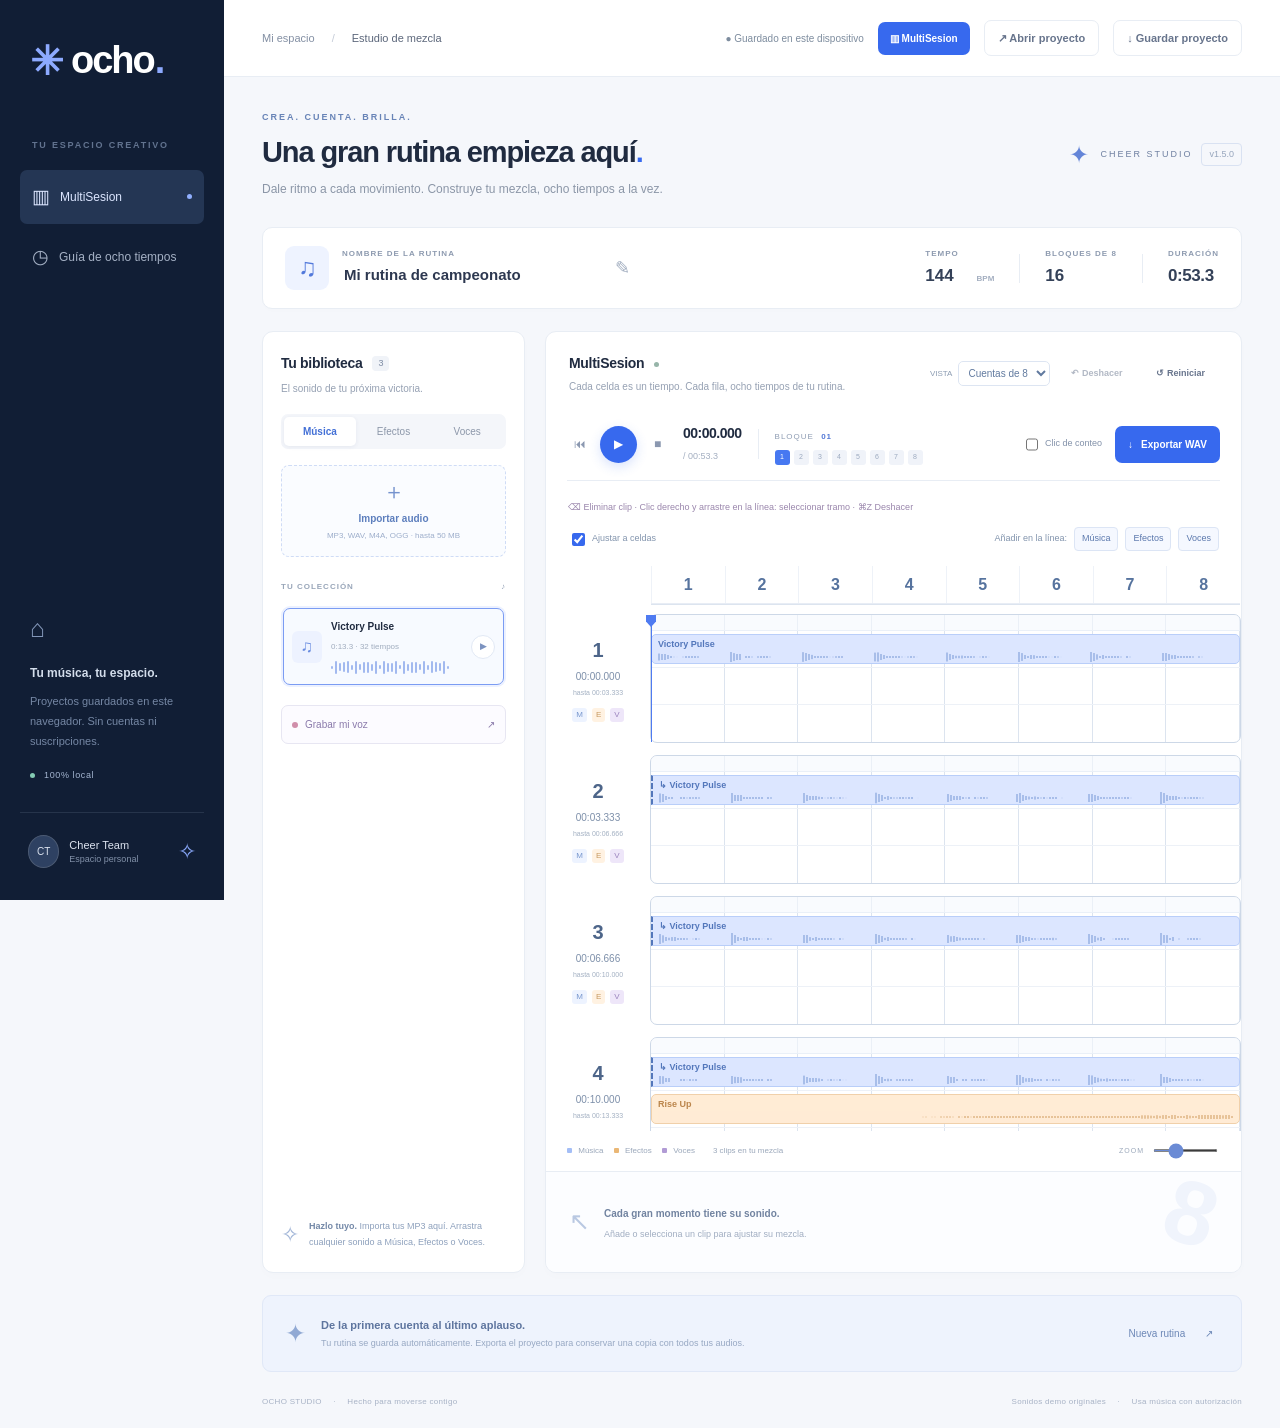
<file: index.html>
<!doctype html>
<html lang="es">
<head><meta charset="UTF-8"><meta name="viewport" content="width=device-width,initial-scale=1"><title>OCHO — Cheer Studio</title><link rel="stylesheet" href="style.css?v=1.5.0"></head>
<body>
<aside class="sidebar"><a class="brand" href="./" aria-label="OCHO inicio"><span class="brand-icon">✳︎</span> ocho<span class="brand-dot">.</span></a><div class="workspace-label">TU ESPACIO CREATIVO</div><button class="nav-item active" id="multisession-nav"><span>▥</span> MultiSesion <span class="nav-dot"></span></button><button class="nav-item" id="help"><span>◷</span> Guía de ocho tiempos</button><div class="sidebar-bottom"><div class="local-icon">⌂</div><strong>Tu música, tu espacio.</strong><p>Proyectos guardados en este navegador. Sin cuentas ni suscripciones.</p><div class="local-status"><i></i> 100% local</div></div><div class="profile"><span>CT</span><div>Cheer Team<small>Espacio personal</small></div><span class="profile-star">✧</span></div></aside>
<main><header class="topbar"><div class="breadcrumb">Mi espacio <span>/</span> <b>Estudio de mezcla</b></div><span class="saved" id="save-status">● Guardado en este dispositivo</span><button class="button primary" id="multisession">▥ MultiSesion</button><button class="button subtle" id="open-project">↗ Abrir proyecto</button><button class="button subtle" id="save-project">↓ Guardar proyecto</button><input id="project-file" type="file" accept=".json" hidden></header>
<div class="page-content"><section class="page-heading"><div><div class="eyebrow">CREA. CUENTA. BRILLA.</div><h1>Una gran rutina empieza aquí<span>.</span></h1><p>Dale ritmo a cada movimiento. Construye tu mezcla, ocho tiempos a la vez.</p></div><div class="studio-badge"><span>✦</span> CHEER STUDIO <small>v1.5.0</small></div></section>
<section class="project-bar"><div class="project-title"><span class="project-icon">♫</span><div><label for="project-name">NOMBRE DE LA RUTINA</label><input id="project-name" value="Mi rutina de campeonato" maxlength="100"></div><span class="edit-pencil">✎</span></div><div class="project-settings"><label>TEMPO <span><input id="bpm" type="number" min="60" max="200" value="144" aria-label="Tempo BPM"> <b>BPM</b></span></label><div class="setting-divider"></div><label>BLOQUES DE 8 <span><input id="blocks" type="number" min="1" max="64" value="16" aria-label="Bloques de ocho"></span></label><div class="setting-divider"></div><label>DURACIÓN <strong id="duration">0:53.3</strong></label></div></section>
<div class="studio-grid"><section class="library panel"><div class="panel-heading"><h2>Tu biblioteca</h2><span class="number-badge" id="asset-count">0</span></div><p class="panel-description">El sonido de tu próxima victoria.</p><div class="library-tabs" role="tablist" aria-label="Tipo de sonido"><button class="selected" data-category="music" role="tab" aria-selected="true">Música</button><button data-category="effect" role="tab" aria-selected="false">Efectos</button><button data-category="voice" role="tab" aria-selected="false">Voces</button></div><button class="upload-box" id="upload"><span>＋</span><strong>Importar audio</strong><small>MP3, WAV, M4A, OGG · hasta 50 MB</small></button><input type="file" id="audio-file" multiple accept="audio/*,.mp3,.wav,.m4a,.ogg,.flac" hidden><div class="library-section-title"><span id="library-caption">SONIDOS ORIGINALES</span><span>♪</span></div><div id="asset-list" class="asset-list"></div><button class="record-button" id="record"><span class="record-dot"></span> Grabar mi voz <span>↗</span></button><div id="record-state" class="record-state" hidden></div><div class="library-tip"><span>✧</span><p><strong>Hazlo tuyo.</strong> Importa tus MP3 aquí. Arrastra cualquier sonido a Música, Efectos o Voces.</p></div></section>
<section class="editor panel"><div class="editor-heading"><div><h2>MultiSesion <span class="live-dot"></span></h2><p>Cada celda es un tiempo. Cada fila, ocho tiempos de tu rutina.</p></div><div class="view-controls"><label>VISTA <select id="timeline-view" aria-label="Vista de la rutina"><option value="counts">Cuentas de 8</option><option value="tracks">Pistas</option></select></label><button class="button subtle" id="undo-edit" disabled title="Deshacer (⌘Z)">↶ Deshacer</button><button class="button subtle" id="clear">↺ Reiniciar</button></div></div><div class="transport"><div class="transport-buttons"><button class="icon-button" id="rewind" aria-label="Volver al inicio">⏮︎</button><button id="play" class="play-button" aria-label="Reproducir">▶︎</button><button class="icon-button" id="stop" aria-label="Detener">■</button></div><div class="time-readout"><strong id="time">00:00.0</strong><span>/ <span id="total-time">00:53.3</span></span></div><span class="transport-divider"></span><div class="count-readout"><span>BLOQUE <b id="current-block">01</b></span><div id="beat-dots" class="beat-dots"></div></div><label class="metronome"><input id="metronome" type="checkbox"> Clic de conteo</label><button class="button export-button" id="export">↓ <span>Exportar WAV</span></button></div>
<p class="selection-tip">⌫ Eliminar clip · Clic derecho y arrastre en la línea: seleccionar tramo · ⌘Z Deshacer</p><div id="grid-options" class="grid-options"><label><input id="snap-cells" type="checkbox" checked> Ajustar a celdas</label><span>Añadir en la línea:</span><button data-insert-lane="music">Música</button><button data-insert-lane="effect">Efectos</button><button data-insert-lane="voice">Voces</button></div><div class="timeline-scroll" id="timeline-scroll"><div class="timeline" id="timeline"><div class="timeline-ruler" id="ruler"></div><div id="lanes"></div><div id="drop-guide" class="drop-guide" hidden></div><div id="playhead" class="playhead" role="slider" tabindex="0" aria-label="Posición de reproducción" aria-orientation="horizontal" aria-valuemin="0" aria-valuenow="0"><span></span></div></div></div><div class="timeline-footer"><span><i class="legend music"></i> Música <i class="legend effect"></i> Efectos <i class="legend voice"></i> Voces</span><span id="clip-count">0 clips en tu mezcla</span><label>ZOOM <input id="zoom" type="range" min="60" max="150" value="88" aria-label="Zoom de la línea de tiempo"></label></div><section id="range-panel" class="range-panel" hidden><div class="range-heading"><strong>Tramo seleccionado</strong><span id="range-info"></span><button id="range-clear" aria-label="Quitar selección">×</button></div><div class="range-actions"><label>APLICAR A <select id="range-scope" aria-label="Alcance de la edición"><option value="selected">Clip seleccionado</option><option value="music">Pista Música</option><option value="effect">Pista Efectos</option><option value="voice">Pista Voces</option><option value="all">Todas las pistas</option></select></label><button data-range-edit="delete" class="range-delete">Borrar tramo ⌫</button><button data-range-edit="mute">Silenciar</button><label>VOLUMEN % <input id="range-volume-value" type="number" min="0" max="100" value="50" aria-label="Volumen del tramo"></label><button data-range-edit="volume">Aplicar volumen</button><button data-range-edit="fade-in">Entrada gradual</button><button data-range-edit="fade-out">Salida gradual</button></div><p>Clic derecho sostenido y arrastre: selecciona un tramo. ⌫ borra el tramo; Esc quita la selección. ⌘Z deshace.</p></section><div class="clip-inspector" id="clip-inspector"><span class="inspector-icon">↖</span><div><strong>Cada gran momento tiene su sonido.</strong><p>Añade un clip a la línea de tiempo para empezar a crear.</p></div><span class="eight-decoration">8</span></div></section></div>
<section class="bottom-strip"><div class="strip-icon">✦</div><div><strong>De la primera cuenta al último aplauso.</strong><span>Tu rutina se guarda automáticamente. Exporta el proyecto para conservar una copia con todos tus audios.</span></div><button id="new-project">Nueva rutina <span>↗</span></button></section><footer><span>OCHO STUDIO <span class="footer-dot">·</span> Hecho para moverse contigo</span><span>Sonidos demo originales <span class="footer-dot">·</span> Usa música con autorización</span></footer></div>
</main><div id="toast" class="toast" role="status" hidden></div><dialog id="help-dialog"><button class="dialog-close" aria-label="Cerrar">×</button><div class="eyebrow">TU PRIMERA MEZCLA</div><h2>Piensa en ocho.</h2><p>Cada bloque contiene 8 pulsos. A 144 BPM, un bloque dura 3,33 segundos.</p><ol><li>Importa música o elige un sonido original.</li><li>Arrastra la línea azul o la regla para elegir cualquier instante. Arrastra un audio cerca de la línea para alinear su inicio exactamente, o usa ＋ En la línea en la pista elegida. En Cuentas de 8, cada celda es un tiempo y cada fila contiene ocho. Los clips continúan en la fila siguiente cuando superan el tiempo 8. Desmarca Ajustar a celdas para colocar libremente entre tiempos. Cambia a Pistas si prefieres una línea horizontal continua.</li><li>Haz doble clic en un clip para abrir su editor independiente, escuchar solo ese audio y hacer cortes o ajustes. Usa MultiSesion para regresar a la mezcla. Selecciona un clip para ajustar su inicio en segundos, duración, recorte, volumen y fundidos. Alinear a la línea mueve el clip seleccionado al cursor sin cambiar sus demás ajustes.</li><li>Graba una voz, combina efectos y escucha la rutina.</li><li>Exporta un WAV estéreo o guarda el proyecto editable.</li></ol><p>Selecciona un clip y pulsa ⌫ para eliminarlo. Mantén el botón derecho mientras arrastras la línea azul para seleccionar un tramo y editarlo desde el panel. Borrar un tramo deja un hueco y conserva la posición del resto. ⌘Z deshace la última edición. El tempo define la cuadrícula y el clic. El audio conserva su velocidad original: elige música con el BPM adecuado. La grabación captura el micrófono; usa auriculares para evitar realimentación.</p><button class="button primary dialog-close">¡A crear!</button></dialog><dialog id="clip-editor-fallback" class="clip-editor-fallback" aria-label="Editor de clip"><iframe id="clip-editor-frame" title="Editor de audio" src="about:blank"></iframe></dialog><script type="module" src="app.js?v=1.5.0"></script>
</body></html>
</file>
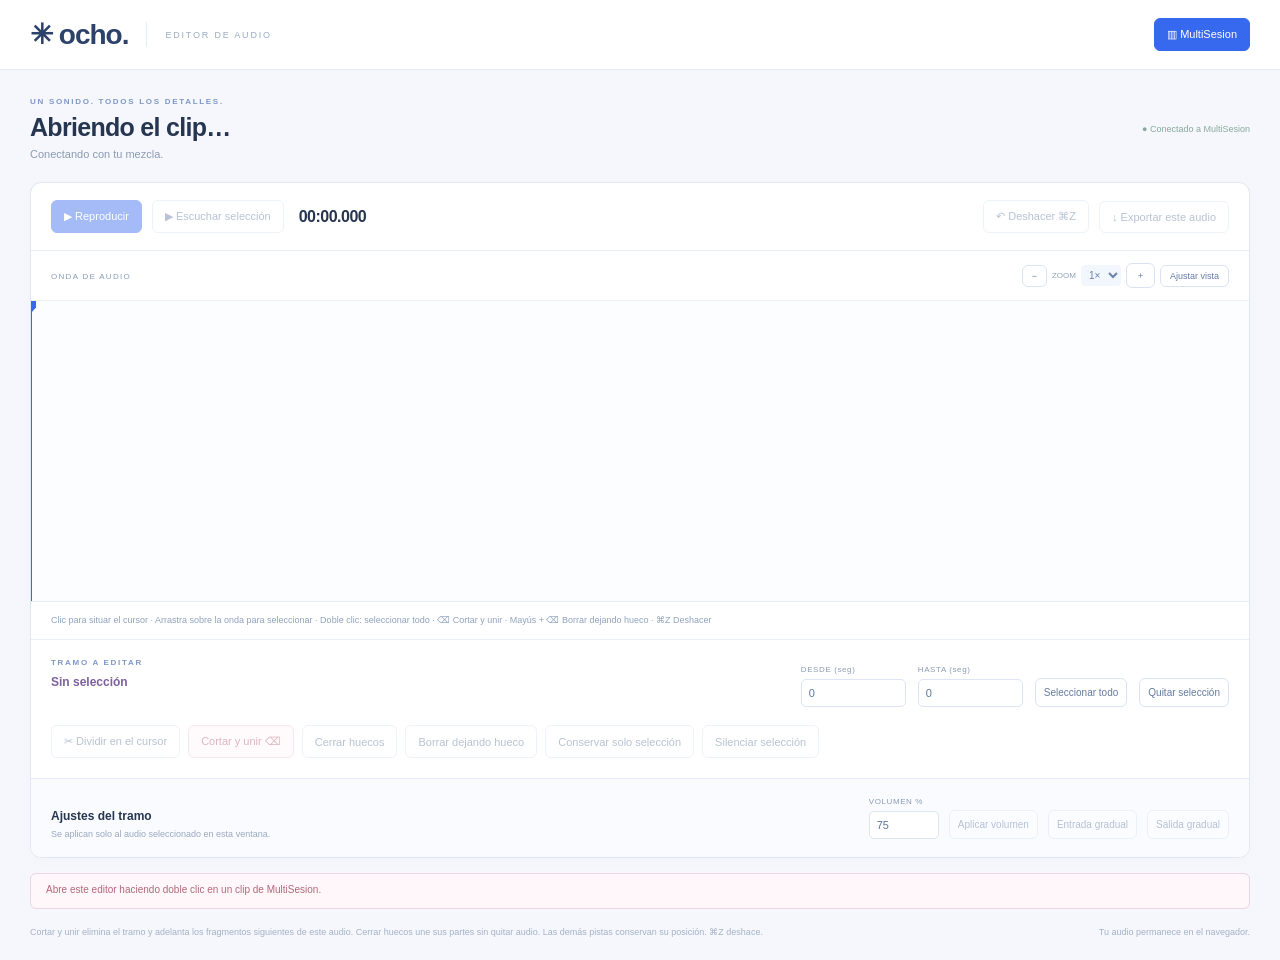
<file: editor.html>
<!doctype html><html lang="es"><head><meta charset="utf-8"><meta name="viewport" content="width=device-width,initial-scale=1"><title>Editor de audio — OCHO Studio</title><link rel="stylesheet" href="editor.css?v=1.5.0"></head><body>
<header><a class="logo" href="./" id="editor-home">✳︎ ocho.</a><span class="header-divider"></span><span>EDITOR DE AUDIO</span><button id="editor-multisession" class="primary">▥ MultiSesion</button></header>
<main><section class="heading"><div><div class="eyebrow">UN SONIDO. TODOS LOS DETALLES.</div><h1 id="editor-title">Abriendo el clip…</h1><p id="editor-summary">Conectando con tu mezcla.</p></div><span class="local-badge">● Conectado a MultiSesion</span></section>
<section class="studio"><div class="toolbar"><button id="editor-play" class="primary" disabled>▶︎ Reproducir</button><button id="editor-play-range" disabled>▶︎ Escuchar selección</button><strong id="editor-clock">00:00.000</strong><span id="editor-length"></span><button id="editor-undo" disabled>↶ Deshacer ⌘Z</button><button id="editor-export" disabled>↓ Exportar este audio</button></div>
<div class="wave-tools"><span>ONDA DE AUDIO <small id="editor-piece-count"></small></span><div><button id="editor-zoom-out" aria-label="Alejar onda">−</button><label>ZOOM <select id="editor-zoom"><option value="1">1×</option><option value="2">2×</option><option value="4">4×</option><option value="8">8×</option></select></label><button id="editor-zoom-in" aria-label="Acercar onda">＋</button><button id="editor-fit">Ajustar vista</button></div></div>
<div id="editor-wave-scroll" class="wave-scroll" tabindex="0" aria-label="Onda de audio. Arrastra para seleccionar un tramo."><div id="editor-wave-content" class="wave-content"><canvas id="editor-wave" height="300"></canvas><div id="editor-band" class="wave-band" hidden></div><div id="editor-cursor" class="wave-cursor" role="slider" tabindex="0" aria-label="Cursor del editor" aria-valuemin="0" aria-valuenow="0"><span></span></div></div></div>
<p class="wave-tip">Clic para situar el cursor · Arrastra sobre la onda para seleccionar · Doble clic: seleccionar todo · ⌫ Cortar y unir · Mayús + ⌫ Borrar dejando hueco · ⌘Z Deshacer</p>
<div class="selection"><div><div class="eyebrow">TRAMO A EDITAR</div><strong id="editor-selection-info">Sin selección</strong><p id="editor-global-time"></p></div><label>DESDE (seg)<input id="editor-from" type="number" min="0" step="0.001" value="0"></label><label>HASTA (seg)<input id="editor-to" type="number" min="0" step="0.001" value="0"></label><button id="editor-select-all">Seleccionar todo</button><button id="editor-clear-range">Quitar selección</button></div>
<div class="actions"><button id="editor-split" disabled>✂︎ Dividir en el cursor</button><button data-edit="ripple-delete" class="danger" disabled>Cortar y unir ⌫</button><button data-edit="close-gaps" disabled>Cerrar huecos</button><button data-edit="delete" disabled>Borrar dejando hueco</button><button data-edit="trim" disabled>Conservar solo selección</button><button data-edit="mute" disabled>Silenciar selección</button></div>
<div class="effects"><div><h2>Ajustes del tramo</h2><p>Se aplican solo al audio seleccionado en esta ventana.</p></div><label>VOLUMEN % <input id="editor-volume" type="number" min="0" max="100" value="75"></label><button data-edit="volume" disabled>Aplicar volumen</button><button data-edit="fade-in" disabled>Entrada gradual</button><button data-edit="fade-out" disabled>Salida gradual</button></div></section>
<div id="editor-status" class="status" role="status">Cargando…</div><footer>Cortar y unir elimina el tramo y adelanta los fragmentos siguientes de este audio. Cerrar huecos une sus partes sin quitar audio. Las demás pistas conservan su posición. ⌘Z deshace. <span>Tu audio permanece en el navegador.</span></footer></main><script type="module" src="editor.js?v=1.5.0"></script></body></html>
</file>
<file: style.css>
:root{--bg:#f5f7fb;--navy:#111e35;--text:#202b40;--muted:#8490a4;--blue:#3769ee;--border:#e8edf4;--music:#dce6ff;--effect:#ffecd5;--voice:#e4ddfa}*{box-sizing:border-box}body{margin:0;background:var(--bg);color:var(--text);font:14px/1.5 Inter,-apple-system,BlinkMacSystemFont,"Segoe UI",sans-serif}button,input{font:inherit}button{cursor:pointer}button:disabled{opacity:.5;cursor:wait}button,input{outline-offset:4px}button{transition:background .18s,transform .18s}button:hover{filter:brightness(.97)}button:active{transform:translateY(1px)}.sidebar{position:fixed;inset:0 auto 0 0;width:224px;background:var(--navy);color:#a5b1c5;padding:32px 20px;display:flex;flex-direction:column}.brand{display:flex;align-items:center;gap:9px;color:white;font-size:38px;font-weight:800;letter-spacing:-2px;text-decoration:none;padding:0 10px}.brand-icon{color:#8daaff;font-size:40px;line-height:1}.brand-dot{color:#8daaff;margin-left:-8px}.workspace-label{font-size:9px;letter-spacing:1.8px;margin:50px 12px 17px;color:#62738f;font-weight:700}.nav-item{border:0;background:none;text-align:left;color:inherit;font-size:12px;padding:13px 12px;border-radius:7px;display:flex;align-items:center;gap:10px;margin-bottom:6px;white-space:nowrap}.nav-item>span:first-child{font-size:19px}.nav-item.active{background:#243654;color:#dce6ff}.nav-dot{width:5px;height:5px;border-radius:50%;background:#91b0ff;margin-left:auto}.sidebar-bottom{margin:auto 10px 30px;padding-top:80px}.local-icon{font-size:25px;color:#8296b8;margin-bottom:15px}.sidebar-bottom strong{font-size:12px;color:#d3ddeb}.sidebar-bottom p{font-size:11px;line-height:1.8;color:#7587a4;margin:9px 0 17px}.local-status{font-size:9px;color:#a4b5d0;letter-spacing:.6px}.local-status i{display:inline-block;background:#84cbb3;width:5px;height:5px;border-radius:50%;margin-right:6px}.profile{border-top:1px solid #26344b;display:flex;gap:10px;align-items:center;padding:22px 8px 0;font-size:11px;color:#dce3ef}.profile>span:first-child{background:#2e4162;border:1px solid #4b5a73;border-radius:50%;padding:8px;font-size:10px}.profile small{display:block;font-size:9px;color:#8291a9}.profile-star{margin-left:auto;font-size:22px;color:#8aa9fb}main{margin-left:224px}.topbar{height:77px;border-bottom:1px solid var(--border);background:#fff;display:flex;align-items:center;gap:14px;padding:0 38px}.breadcrumb{font-size:11px;color:var(--muted);margin-right:auto}.breadcrumb span{margin:0 14px;color:#c4cbd7}.breadcrumb b{color:#5b667a;font-weight:500}.saved{font-size:10px;color:#7d8c9e;white-space:nowrap}.button{display:inline-flex;align-items:center;justify-content:center;gap:8px;border:1px solid var(--border);padding:9px 13px;border-radius:7px;background:#fff;font-size:11px;font-weight:600;white-space:nowrap}.subtle{color:#67748c}.page-content{max-width:1700px;padding:34px 38px 20px;margin:auto}.page-heading{display:flex;align-items:center;justify-content:space-between;margin-bottom:29px}.eyebrow{font-size:9px;font-weight:700;letter-spacing:2px;color:#6884b7;margin-bottom:9px}h1{font-size:29px;letter-spacing:-1.1px;line-height:1.3;margin:0 0 9px;font-weight:650}h1 span{color:var(--blue)}.page-heading p{color:#8b96a7;font-size:12px;margin:0}.studio-badge{display:flex;align-items:center;gap:9px;letter-spacing:2px;font-size:9px;color:#6f80a1}.studio-badge>span{font-size:24px;color:#6485d8}.studio-badge small{font-size:9px;padding:4px 7px;border:1px solid #d9e2f2;border-radius:4px;letter-spacing:0;color:#96a5bc}.project-bar{border:1px solid var(--border);border-radius:10px;background:#fff;display:flex;justify-content:space-between;align-items:center;padding:18px 22px;margin-bottom:22px;box-shadow:0 3px 7px #26375402}.project-title{display:flex;gap:13px;align-items:center;min-width:0}.project-icon{border-radius:9px;background:#eef3ff;color:#5279db;font-size:25px;width:44px;height:44px;display:grid;place-items:center}.project-title label,.project-settings label{display:block;font-size:8px;letter-spacing:1px;color:#8e9bb0;font-weight:600}.project-title input{border:0;outline:none;color:#2d3850;font-size:15px;font-weight:600;width:260px;background:transparent;margin-top:3px}.edit-pencil{font-size:18px;color:#a1adbf}.project-settings{display:flex;align-items:center;gap:25px}.project-settings label span{display:block;letter-spacing:0;margin-top:3px}.project-settings input{font-size:17px;color:#344158;font-weight:600;border:0;width:49px;padding:0;background:none}.project-settings label b{font-size:8px;color:#a3aec0}.project-settings label strong{display:block;font-size:17px;color:#344158;font-weight:600;letter-spacing:-.4px;margin-top:3px}.setting-divider{height:29px;width:1px;background:var(--border)}.studio-grid{display:grid;grid-template-columns:263px minmax(0,1fr);gap:20px}.panel{border:1px solid var(--border);border-radius:11px;background:white;overflow:hidden;box-shadow:0 4px 10px #20385803}.library{padding:21px 18px;display:flex;flex-direction:column}.panel-heading{display:flex;align-items:center;gap:10px}h2{font-size:14px;letter-spacing:-.3px;margin:0;font-weight:650}.number-badge{font-size:9px;background:#f0f3f8;color:#7c8ba3;padding:1px 6px;border-radius:4px}.panel-description{color:#96a1b3;font-size:10px;margin:7px 0 18px}.library-tabs{display:flex;background:#f4f6fa;padding:3px;border-radius:7px;gap:2px}.library-tabs button{flex:1;border:0;border-radius:5px;background:transparent;color:#8c97a9;font-size:10px;padding:7px}.library-tabs button.selected{background:white;box-shadow:0 1px 4px #243c6b13;color:#4370d6;font-weight:600}.upload-box{margin-top:16px;border:1px dashed #cfdcf6;background:#fafcff;border-radius:8px;display:flex;flex-direction:column;align-items:center;padding:14px 5px;color:#7593ce}.upload-box>span{font-size:22px;line-height:1.1}.upload-box strong{font-size:10px;color:#5c7ebd;margin:7px 0 4px;font-weight:600}.upload-box small{font-size:8px;color:#9daecb}.library-section-title{display:flex;justify-content:space-between;font-size:8px;letter-spacing:1px;color:#99a6b9;font-weight:600;margin:24px 0 13px}.asset-list{display:flex;flex-direction:column;gap:8px;max-height:240px;overflow:auto;padding:2px}.asset{display:flex;gap:9px;align-items:center;border:1px solid var(--border);border-radius:7px;padding:10px 8px;cursor:grab;position:relative}.asset.selected{border-color:#7b9cf3;background:#f7faff;box-shadow:0 0 0 2px #ecf1ff}.asset-icon{width:30px;height:32px;background:#edf2ff;border-radius:6px;display:grid;place-items:center;color:#6b8de0;font-size:17px}.asset.effect .asset-icon{background:#fff1e1;color:#e7a762}.asset.voice .asset-icon{background:#f0eafa;color:#a18ad2}.asset-info{min-width:0;flex:1}.asset-info strong{font-size:10px;display:block;white-space:nowrap;overflow:hidden;text-overflow:ellipsis;font-weight:600}.asset-info small{color:#a0acbe;font-size:8px}.preview{border:1px solid #e2e9f5;background:#fff;border-radius:50%;height:24px;width:24px;color:#7c93c0;font-size:9px;padding:0}.asset-visual{height:14px;display:flex;align-items:center;gap:2px;margin:5px 0 0}.asset-visual i{width:2px;background:#a2b9ef;border-radius:1px}.record-button{margin-top:18px;border:1px solid #e7e6f2;background:#fcfbff;border-radius:7px;display:flex;align-items:center;gap:7px;padding:11px 10px;font-size:10px;color:#8a7aab;text-align:left}.record-button>span:last-child{margin-left:auto}.record-dot{width:6px;height:6px;background:#d08eaa;border-radius:50%}.record-button.recording{background:#fff1f2;color:#c23e5e}.record-button.recording .record-dot{background:#e14465;animation:blink 1s infinite}.record-state{font-size:10px;padding:8px;color:#a25d73}.library-tip{display:flex;gap:10px;margin-top:auto;padding-top:26px;color:#8da0bc}.library-tip>span{font-size:22px;color:#a1b5d7}.library-tip p{font-size:9px;line-height:1.8;margin:0}.library-tip strong{color:#7388a7;font-weight:600}.editor{display:flex;flex-direction:column;min-height:513px}.editor-heading{display:flex;align-items:center;justify-content:space-between;padding:21px 23px 17px}.editor-heading p{color:#96a1b3;font-size:10px;margin:5px 0 0}.live-dot{display:inline-block;width:5px;height:5px;background:#97b5a9;border-radius:50%;vertical-align:middle;margin-left:6px}.editor-heading .button{font-size:9px;border:0}.transport{display:flex;align-items:center;gap:13px;margin:0 21px 19px;padding:12px 0 15px;border-bottom:1px solid var(--border)}.transport-buttons{display:flex;align-items:center;gap:8px}.icon-button{border:0;background:none;color:#8b98b0;width:25px;padding:0;font-size:12px}.play-button{border:0;background:var(--blue);width:37px;height:37px;border-radius:50%;color:#fff;font-size:12px;box-shadow:0 4px 12px #3769ee30}.time-readout{white-space:nowrap}.time-readout strong{font-size:16px;letter-spacing:-.5px;font-variant-numeric:tabular-nums;display:block;font-weight:650}.time-readout>span{font-size:9px;color:#a3aec0}.transport-divider{height:30px;background:var(--border);width:1px;margin:0 3px}.count-readout>span{font-size:8px;color:#8f9db3;letter-spacing:1px}.count-readout b{color:#5479d6;margin-left:4px}.beat-dots{display:flex;gap:4px;margin-top:5px}.beat-dots i{font-style:normal;font-size:7px;display:grid;place-items:center;border-radius:3px;background:#f0f3f9;width:15px;height:15px;color:#9ba9bf}.beat-dots i.on{background:#4778f1;color:#fff}.metronome{margin-left:auto;display:flex;align-items:center;gap:4px;font-size:9px;white-space:nowrap;color:#8291a9}.metronome input{accent-color:var(--blue);width:12px}.export-button,.primary{background:var(--blue);color:#fff;border:0;padding:11px 13px;font-size:10px}.timeline-scroll{overflow-x:auto;overflow-y:hidden;position:relative;min-height:273px;scrollbar-width:thin;scrollbar-color:#dae3f2 transparent}.timeline{position:relative;min-width:100%;--cell:88px}.timeline-ruler{height:38px;display:flex;margin-left:104px;border-bottom:1px solid #e8edf5;position:relative}.ruler-cell{width:var(--cell);flex-shrink:0;font-size:9px;color:#8495b1;border-left:1px solid #e8edf5;padding-left:8px;cursor:pointer}.ruler-cell small{display:block;font-size:7px;letter-spacing:4px;margin-top:5px;color:#c1ccdd}.lane{height:74px;display:flex;border-bottom:1px solid #ebeff7}.lane-label{position:sticky;left:0;z-index:4;background:#fff;width:104px;flex-shrink:0;display:flex;flex-direction:column;justify-content:center;padding:0 15px;box-shadow:1px 0 #e8edf5}.lane-label strong{font-size:10px;font-weight:500}.lane-label>span{font-size:8px;color:#a7b2c3;margin-top:4px}.lane-label i{display:inline-block;width:5px;height:5px;border-radius:2px;margin-right:5px;background:#8cacf7}.lane.effect .lane-label i{background:#efb66e}.lane.voice .lane-label i{background:#b59bde}.lane-content{position:relative;flex:1;background:repeating-linear-gradient(to right,transparent 0,transparent calc(var(--cell)/8 - 1px),#f1f4fa calc(var(--cell)/8 - 1px),#f1f4fa calc(var(--cell)/8)),repeating-linear-gradient(to right,#fafcff 0,#fafcff calc(var(--cell) - 1px),#dee6f3 calc(var(--cell) - 1px),#dee6f3 var(--cell));cursor:crosshair}.lane-content.dragover{background-color:#e7edff}.clip{position:absolute;top:9px;height:55px;border-radius:5px;background:var(--music);border:1px solid #b9cef9;overflow:hidden;padding:6px 8px;color:#5377bb;cursor:grab;user-select:none;min-width:8px}.clip.effect{background:var(--effect);border-color:#f0d0aa;color:#bb854b}.clip.voice{background:var(--voice);border-color:#cfc0ed;color:#8e73b7}.clip.selected{outline:2px solid #497ef2;outline-offset:1px}.clip strong{display:block;white-space:nowrap;overflow:hidden;text-overflow:ellipsis;font-size:9px;font-weight:600}.clip canvas{width:100%;height:27px;display:block;opacity:.8}.playhead{position:absolute;top:0;bottom:0;left:104px;width:1px;background:#4f7bf1;z-index:3;pointer-events:none;display:none}.playhead>span{position:absolute;top:0;left:-4px;width:9px;height:9px;background:#4f7bf1;clip-path:polygon(0 0,100% 0,100% 55%,50% 100%,0 55%)}.timeline-footer{display:flex;align-items:center;gap:18px;padding:14px 21px;font-size:8px;color:#9aa7ba;border-bottom:1px solid var(--border)}.timeline-footer>span{white-space:nowrap}.legend{display:inline-block;width:5px;height:5px;border-radius:1px;margin:0 4px 0 8px;background:#a4bef6}.legend:first-child{margin-left:0}.legend.effect{background:#eab775}.legend.voice{background:#b19bd5}.timeline-footer label{margin-left:auto;display:flex;align-items:center;font-size:7px;letter-spacing:1px;gap:7px}.timeline-footer input{width:65px;accent-color:#6b8bd5;height:3px}.clip-inspector{display:flex;align-items:center;gap:14px;padding:21px 23px;min-height:100px;background:#fcfdff;position:relative;overflow:hidden;flex:1}.inspector-icon{font-size:25px;color:#b9c8e2}.clip-inspector strong{font-size:10px;font-weight:600;color:#7183a0}.clip-inspector p{font-size:9px;color:#a0adc1;margin:5px 0 0}.eight-decoration{font-size:90px;position:absolute;right:25px;top:-26px;color:#f0f4fc;font-weight:800;transform:rotate(18deg);pointer-events:none}.inspector-form{display:flex;gap:13px;align-items:end;flex-wrap:wrap;width:100%;position:relative;z-index:1}.inspector-form label{font-size:8px;color:#8d9bb1;display:flex;flex-direction:column;gap:4px}.inspector-form input{width:68px;border:1px solid #dce5f3;border-radius:4px;color:#48628b;background:white;padding:4px;font-size:10px}.inspector-form input[type=range]{width:80px;height:25px;padding:0;accent-color:var(--blue)}.inspector-form .clip-name{flex-basis:100%;font-size:10px;color:#5a739e;margin-bottom:0}.delete-clip{margin-left:auto;border:1px solid #eedce2;color:#ba7e91;background:#fff8fa;padding:6px 9px;border-radius:5px;font-size:9px}.bottom-strip{display:flex;align-items:center;gap:15px;border:1px solid #e0e8f7;background:#eef3fd;border-radius:9px;padding:19px 22px;margin-top:22px}.strip-icon{font-size:25px;color:#91a9d4}.bottom-strip strong{display:block;font-size:11px;color:#5d749e;font-weight:600}.bottom-strip div>span{font-size:9px;color:#97a8c3;display:block;margin-top:4px}.bottom-strip button{margin-left:auto;border:0;background:none;color:#6c87b6;font-size:10px;white-space:nowrap}.bottom-strip button span{margin-left:17px}footer{display:flex;justify-content:space-between;margin-top:24px;color:#a7b2c5;font-size:8px;letter-spacing:.3px}.footer-dot{padding:0 9px}.toast{position:fixed;bottom:25px;left:calc(50% + 90px);transform:translateX(-50%);padding:13px 21px;border-radius:8px;background:#172940;color:#f5f8ff;z-index:100;box-shadow:0 10px 35px #15294330;font-size:12px;max-width:90vw}dialog{border:1px solid var(--border);padding:35px;border-radius:14px;color:var(--text);max-width:500px;box-shadow:0 20px 100px #14294530}dialog::backdrop{background:#14294566;backdrop-filter:blur(3px)}dialog h2{font-size:26px}dialog p,dialog li{font-size:13px;line-height:1.8;color:#7b8a9e}dialog li{margin:8px 0}.dialog-close:not(.button){position:absolute;right:15px;top:8px;border:0;background:none;font-size:25px;color:#9aabc0}.empty-library{font-size:10px;color:#9aa8bd;text-align:center;padding:14px 5px}@keyframes blink{50%{opacity:.3}}@media(min-width:1600px){.studio-grid{grid-template-columns:290px minmax(0,1fr)}.editor{min-height:550px}.lane{height:84px}.clip{height:65px}.timeline-scroll{min-height:301px}.asset-list{max-height:275px}}@media(max-width:1200px){.sidebar{width:190px;padding-left:13px;padding-right:13px}main{margin-left:190px}.topbar{padding:0 24px;gap:9px}.saved{display:none}.page-content{padding:28px 24px}.studio-grid{grid-template-columns:230px minmax(0,1fr);gap:14px}.studio-badge{display:none}.project-settings{gap:15px}.project-title input{width:230px}.transport{gap:7px;margin-left:15px;margin-right:15px}.metronome{font-size:8px}.count-readout{display:none}.transport-divider{display:none}.timeline-footer{gap:8px;padding:14px}.timeline-footer>span:nth-child(2){display:none}}@media(max-width:850px){.sidebar{width:72px;padding:26px 8px}.brand{font-size:0;padding:0 9px}.brand-icon{font-size:32px}.brand-dot,.workspace-label,.sidebar-bottom,.profile,.nav-item{display:none}main{margin-left:72px}.topbar{height:65px}.breadcrumb{display:none}.topbar .button:first-of-type{margin-left:auto}.page-content{padding:25px 18px}h1{font-size:25px}.project-bar{padding:15px;gap:15px;flex-wrap:wrap}.project-title{width:100%}.project-settings{width:100%;justify-content:space-between;gap:10px}.project-title input{width:260px}.studio-grid{grid-template-columns:1fr}.library{display:grid;grid-template-columns:1fr 1fr;gap:10px 20px;padding:18px}.panel-description{margin:0}.library-tabs{grid-row:2;grid-column:1/-1}.upload-box{margin:0;grid-row:3/5}.library-section-title{margin:0;grid-column:2}.asset-list{max-height:170px;grid-column:2;grid-row:4/7}.record-button{grid-column:1;margin:0;grid-row:5}.library-tip{padding:0;grid-column:1;grid-row:6}.record-state{grid-column:1;grid-row:7}.transport .count-readout{display:block}.transport{gap:12px}.editor-heading{padding:18px}.timeline-footer>span:nth-child(2){display:block}.bottom-strip div>span{max-width:350px}footer{gap:20px}.toast{left:50%}}@media(max-width:520px){.sidebar{display:none}main{margin-left:0}.page-content{padding:22px 12px}.topbar{padding:0 12px;gap:8px}.topbar .button{flex:1}.page-heading p{font-size:11px;max-width:280px}h1{font-size:23px;max-width:300px}.transport .count-readout{display:none}.transport{gap:8px}.metronome{margin-left:auto}.export-button{padding:10px;font-size:9px}.editor-heading h2{font-size:12px}.editor-heading p{font-size:9px}.timeline-footer>span:nth-child(2){display:none}.bottom-strip{padding:15px;gap:10px}.bottom-strip strong{font-size:10px}.bottom-strip button{font-size:9px}.bottom-strip div>span{font-size:8px;max-width:210px}.strip-icon{display:none}footer{font-size:7px}.project-title input{width:230px}.library{gap:10px}.library-tip p{font-size:8px}.inspector-form{gap:10px}.timeline-footer label{margin-left:auto}.project-settings{padding-top:5px}.library .asset{padding:8px 5px}.asset-info strong{max-width:100px}.toast{width:calc(100% - 25px);text-align:center}}

/* Continuous seeking and clip alignment. The line remains a draggable hit target. */
.timeline-ruler{touch-action:none;user-select:none;cursor:ew-resize}
.ruler-cell{cursor:ew-resize}
.playhead{width:16px;transform:translateX(-50%);background:transparent;z-index:5;pointer-events:auto;cursor:ew-resize;touch-action:none;user-select:none}
.playhead::before{content:"";position:absolute;left:50%;top:0;bottom:0;width:1px;background:#4f7bf1}
.playhead>span{left:3px;width:10px;height:12px}
.playhead:focus-visible{outline:2px solid #a4bbf8;outline-offset:2px}
.playhead.seeking::before{width:2px}
.playhead.snap-target::before,.playhead.snap-target>span{background:#21a888}
.drop-guide{position:absolute;top:0;bottom:0;border-left:1px dashed #21a888;pointer-events:none;z-index:6}
.insert-at-cursor{align-self:flex-start;padding:2px 0;margin-top:3px;border:0;background:none;font-size:8px;color:#577dc4;white-space:nowrap}
.align-clip{border:1px solid #d6e2fb;border-radius:5px;background:#edf3ff;color:#5275b5;padding:6px 8px;font-size:9px}
.time-readout strong{font-size:14px}

/* Eight-count score: 8 beat columns, with one block of time per row. */
.view-controls{display:flex;gap:8px;align-items:center}.view-controls label{display:flex;gap:6px;align-items:center;font-size:8px;color:#8b9bb1}.view-controls select{border:1px solid #dde5f2;border-radius:5px;background:white;color:#617a9f;padding:5px;font-size:10px}
.grid-options{display:flex;gap:7px;align-items:center;padding:0 22px 15px;color:#8294ad;font-size:9px;flex-wrap:wrap}.grid-options[hidden]{display:none}.grid-options label{display:flex;gap:4px;align-items:center;margin-right:auto}.grid-options input{accent-color:#3769ee}.grid-options button{background:#f5f8ff;border:1px solid #dce5f5;border-radius:4px;color:#5b78ad;padding:4px 7px;font-size:9px}
.timeline-scroll.counts-view{overflow:auto;max-height:565px;min-height:350px;overscroll-behavior:contain}
.timeline.counts-view .timeline-ruler{position:sticky;top:0;z-index:8;background:#fff;height:38px;box-shadow:0 1px #dce4ef}
.beat-heading{width:var(--beat-width);flex-shrink:0;text-align:center;padding:7px 0;font-size:16px;font-weight:600;color:#56739e;border-left:1px solid #eef2f8}
.count-row{display:flex;margin:10px 0 12px}.count-label{position:sticky;left:0;z-index:4;width:104px;flex-shrink:0;background:white;display:flex;flex-direction:column;justify-content:center;align-items:center;gap:4px;color:#7e90aa}.count-label strong{font-size:20px;color:#4d6589;font-weight:600}.count-label>span{font-size:10px;font-variant-numeric:tabular-nums}.count-label>small{font-size:7px;color:#a3b0c2}.count-label>div{display:flex;gap:5px;margin-top:5px}.count-label i{font-style:normal;font-size:8px;border-radius:3px;padding:1px 4px;background:#edf3ff;color:#7897ce}.count-label i.effect{background:#fff2e2;color:#c79a62}.count-label i.voice{background:#eee6f9;color:#9a82bd}
.count-body{flex:1;min-width:0;position:relative;border:1px solid #cdd8e7;border-radius:7px;overflow:hidden;background:repeating-linear-gradient(to right,transparent 0,transparent calc(var(--beat-width) - 1px),#dce4ef calc(var(--beat-width) - 1px),#dce4ef var(--beat-width))}
.count-seek{height:16px;cursor:ew-resize;touch-action:none;background:#f6f9fe99;border-bottom:1px solid #eaf0f8}
.count-body .grid-track{height:37px;flex:none;min-width:0;position:relative;background:none;border-bottom:1px solid #edf1f7}.count-body .grid-track:last-child{border-bottom:0}.count-body .grid-track.dragover{background:#edf5ff99}
.count-body .clip{top:3px;height:30px;padding:3px 6px;min-width:3px}.count-body .clip strong{font-size:9px}.count-body .clip canvas{height:12px}.count-body .clip.continued{border-left:2px dashed currentColor;border-top-left-radius:0;border-bottom-left-radius:0}
.timeline.counts-view .playhead{z-index:6}.timeline.counts-view .drop-guide{z-index:7}
@media(max-width:520px){.editor-heading{gap:6px;flex-wrap:wrap}.view-controls{margin-left:auto}.view-controls label{font-size:7px}.grid-options{padding:0 12px 12px;font-size:8px}.grid-options button{font-size:8px}.count-label>span{font-size:9px}}

.timeline.counts-view .timeline-ruler{margin-left:105px;margin-right:1px}

/* Time selection overlays are visual only; clips and pointer capture remain usable. */
.time-range-band{position:absolute;top:0;bottom:0;background:#a979dc38;border-left:2px solid #a16bd3;border-right:2px solid #a16bd3;pointer-events:none;z-index:4;min-width:1px}
.range-panel{border-top:1px solid #e6d8f5;border-bottom:1px solid #e6d8f5;background:#faf6ff;padding:14px 22px;color:#806499}.range-panel[hidden]{display:none}.range-heading{display:flex;align-items:center;gap:12px;flex-wrap:wrap}.range-heading strong{font-size:11px}.range-heading span{font-size:10px;font-variant-numeric:tabular-nums}.range-heading button{margin-left:auto;background:none;border:0;color:#9673b5;font-size:20px;padding:0 4px}
.range-actions{display:flex;align-items:end;gap:8px;margin-top:12px;flex-wrap:wrap}.range-actions label{display:flex;flex-direction:column;gap:4px;font-size:8px;letter-spacing:.5px}.range-actions select,.range-actions input{padding:6px;border:1px solid #ddceef;border-radius:4px;background:white;color:#7b6095;font-size:10px}.range-actions input{width:64px}.range-actions button{border:1px solid #ddceef;background:white;color:#8765a3;font-size:9px;border-radius:4px;padding:7px 8px}.range-actions .range-delete{background:#fff0f4;border-color:#efcbd6;color:#b05c78}.range-panel p{font-size:9px;color:#a28ab9;margin:10px 0 0}.view-controls{flex-wrap:wrap;justify-content:flex-end}

.selection-tip{margin:0 22px 12px;font-size:9px;color:#9a86ac;line-height:1.7}

.clip-editor-fallback{padding:0;max-width:none;width:96vw;height:92vh;border-radius:14px;overflow:hidden}.clip-editor-fallback iframe{border:0;width:100%;height:100%;display:block}.topbar #multisession{font-size:10px;padding:9px 12px}.clip{touch-action:pan-y}.clip:focus-visible{outline:2px solid #497ef2;outline-offset:1px}
@media(max-width:520px){.topbar{height:auto;min-height:65px;flex-wrap:wrap;padding-top:10px;padding-bottom:10px}.topbar #multisession{flex-basis:100%}.clip-editor-fallback{width:100vw;height:96vh}}
</file>
<file: editor.css>
:root{font-family:Inter,-apple-system,BlinkMacSystemFont,"Segoe UI",sans-serif;color:#263550;background:#f5f7fc;font-size:13px}*{box-sizing:border-box}body{margin:0}button,input,select{font:inherit}button{cursor:pointer;background:#fff;border:1px solid #dae3f2;border-radius:6px;color:#637c9f;padding:9px 12px;font-size:11px;white-space:nowrap}button:hover{background:#eef3ff}button:disabled{opacity:.45;cursor:default}button:focus-visible,input:focus-visible,select:focus-visible,.wave-scroll:focus-visible{outline:2px solid #90aff9;outline-offset:3px}.primary{background:#3769ee;border-color:#3769ee;color:white}.primary:hover{background:#2d5fdc}.danger{color:#b75d77;border-color:#ebced8;background:#fff7fa}header{display:flex;align-items:center;gap:18px;background:white;padding:18px 30px;border-bottom:1px solid #e5ebf6}header>span:last-of-type{font-size:9px;letter-spacing:1.8px;color:#9aabc4}.logo{font-size:28px;font-weight:750;color:#2c426a;letter-spacing:-1px;text-decoration:none}.header-divider{height:25px;width:1px;background:#e6ecf5}#editor-multisession{margin-left:auto}main{max-width:1500px;padding:27px 30px 20px;margin:auto}.heading{display:flex;align-items:center;gap:20px;justify-content:space-between;margin-bottom:22px}.eyebrow{font-size:8px;letter-spacing:1.7px;font-weight:600;color:#7e98c6;margin-bottom:7px}h1{font-size:25px;font-weight:650;letter-spacing:-.7px;margin:0 0 6px;overflow-wrap:anywhere}.heading p{font-size:11px;color:#8a9ab1;margin:0}.local-badge{color:#88a99b;font-size:9px;white-space:nowrap}.studio{background:white;border:1px solid #e0e7f3;border-radius:11px;overflow:hidden;box-shadow:0 4px 15px #16336704}.toolbar{display:flex;align-items:center;gap:10px;padding:17px 20px;flex-wrap:wrap;border-bottom:1px solid #e8edf7}.toolbar strong{font-size:16px;font-variant-numeric:tabular-nums;letter-spacing:-.5px;margin-left:5px}.toolbar>span{font-size:10px;color:#96a5ba}.toolbar #editor-undo{margin-left:auto}.wave-tools{display:flex;align-items:center;justify-content:space-between;gap:12px;padding:12px 20px;border-bottom:1px solid #edf1f7}.wave-tools>span{font-size:8px;letter-spacing:1.3px;color:#889cbb}.wave-tools small{margin-left:10px;letter-spacing:0;font-size:9px;color:#9aacc5}.wave-tools>div{display:flex;gap:5px;align-items:center}.wave-tools button{padding:5px 9px;font-size:9px}.wave-tools label{display:flex;align-items:center;gap:5px;font-size:8px;color:#8fa1bb}.wave-tools select{font-size:10px;border:0;background:#f2f6fd;color:#6a83ab;padding:4px;border-radius:4px}.wave-scroll{position:relative;overflow:auto;overscroll-behavior:contain;background:#fbfdff;touch-action:none;user-select:none;scrollbar-width:thin;scrollbar-color:#c9d7ee transparent}.wave-content{position:relative;height:300px;min-width:100%;cursor:crosshair}.wave-content canvas{position:sticky;left:0;display:block;height:300px;pointer-events:none}.wave-band{position:absolute;top:36px;bottom:0;background:#a878dd30;border-left:2px solid #a177d0;border-right:2px solid #a177d0;pointer-events:none;min-width:1px}.wave-cursor{position:absolute;top:0;bottom:0;width:12px;transform:translateX(-50%);cursor:ew-resize;touch-action:none;z-index:2}.wave-cursor::before{content:"";position:absolute;top:0;bottom:0;left:50%;width:1px;background:#3769ee}.wave-cursor>span{position:absolute;top:0;left:1px;width:10px;height:12px;background:#3769ee;clip-path:polygon(0 0,100% 0,100% 55%,50% 100%,0 55%)}.wave-tip{font-size:9px;color:#8fa2be;margin:0;padding:11px 20px;border-top:1px solid #e4ecf9;border-bottom:1px solid #e9eef7;line-height:1.7}.selection{padding:18px 20px;display:flex;align-items:end;gap:12px;flex-wrap:wrap}.selection>div{margin-right:auto;min-width:180px}.selection strong{font-size:12px;color:#7d609d;font-weight:550}.selection p{font-size:9px;color:#94a4bb;margin:6px 0 0;min-height:12px}.selection label,.effects label{display:flex;flex-direction:column;gap:5px;color:#8b9bb3;font-size:8px;letter-spacing:.6px}.selection input,.effects input{padding:7px;border:1px solid #dce5f4;border-radius:5px;color:#5e789e;width:105px;background:white;font-size:11px;letter-spacing:0}.selection button{font-size:10px;padding:8px}.actions{padding:0 20px 20px;display:flex;gap:8px;flex-wrap:wrap}.effects{padding:18px 20px;background:#f9fbff;border-top:1px solid #e6edf8;display:flex;align-items:end;gap:10px;flex-wrap:wrap}.effects>div{margin-right:auto}.effects h2{font-size:12px;margin:0 0 6px;font-weight:600}.effects p{font-size:9px;color:#9aa9bf;margin:0}.effects input{width:70px}.effects button{font-size:10px;padding:8px}.status{margin-top:15px;padding:10px 15px;border:1px solid #e0e9f5;border-radius:6px;background:#fff;color:#8a9ebc;font-size:10px;min-height:36px}.status.error{color:#b2687c;background:#fff7fa;border-color:#eed6df}footer{color:#a4b1c6;font-size:9px;line-height:1.8;margin-top:15px}footer span{float:right}@media(max-width:700px){header{padding:12px 15px;gap:10px}header>span{display:none}.logo{font-size:24px}main{padding:20px 12px}.heading{gap:8px;align-items:flex-start}.local-badge{display:none}h1{font-size:21px}.toolbar,.wave-tools{padding:12px;gap:7px}.toolbar #editor-undo{margin-left:0}.toolbar strong{font-size:13px}.wave-tools>span{font-size:7px}.wave-tools small{display:none}.selection{padding:15px 12px;gap:10px}.selection>div{flex-basis:100%}.selection input{width:110px}.actions{padding:0 12px 15px}.actions button{font-size:10px}.effects{padding:15px 12px}.effects>div{flex-basis:100%;margin-bottom:5px}.wave-tip{padding:10px 12px;font-size:8px}footer span{float:none;display:block}}
</file>
